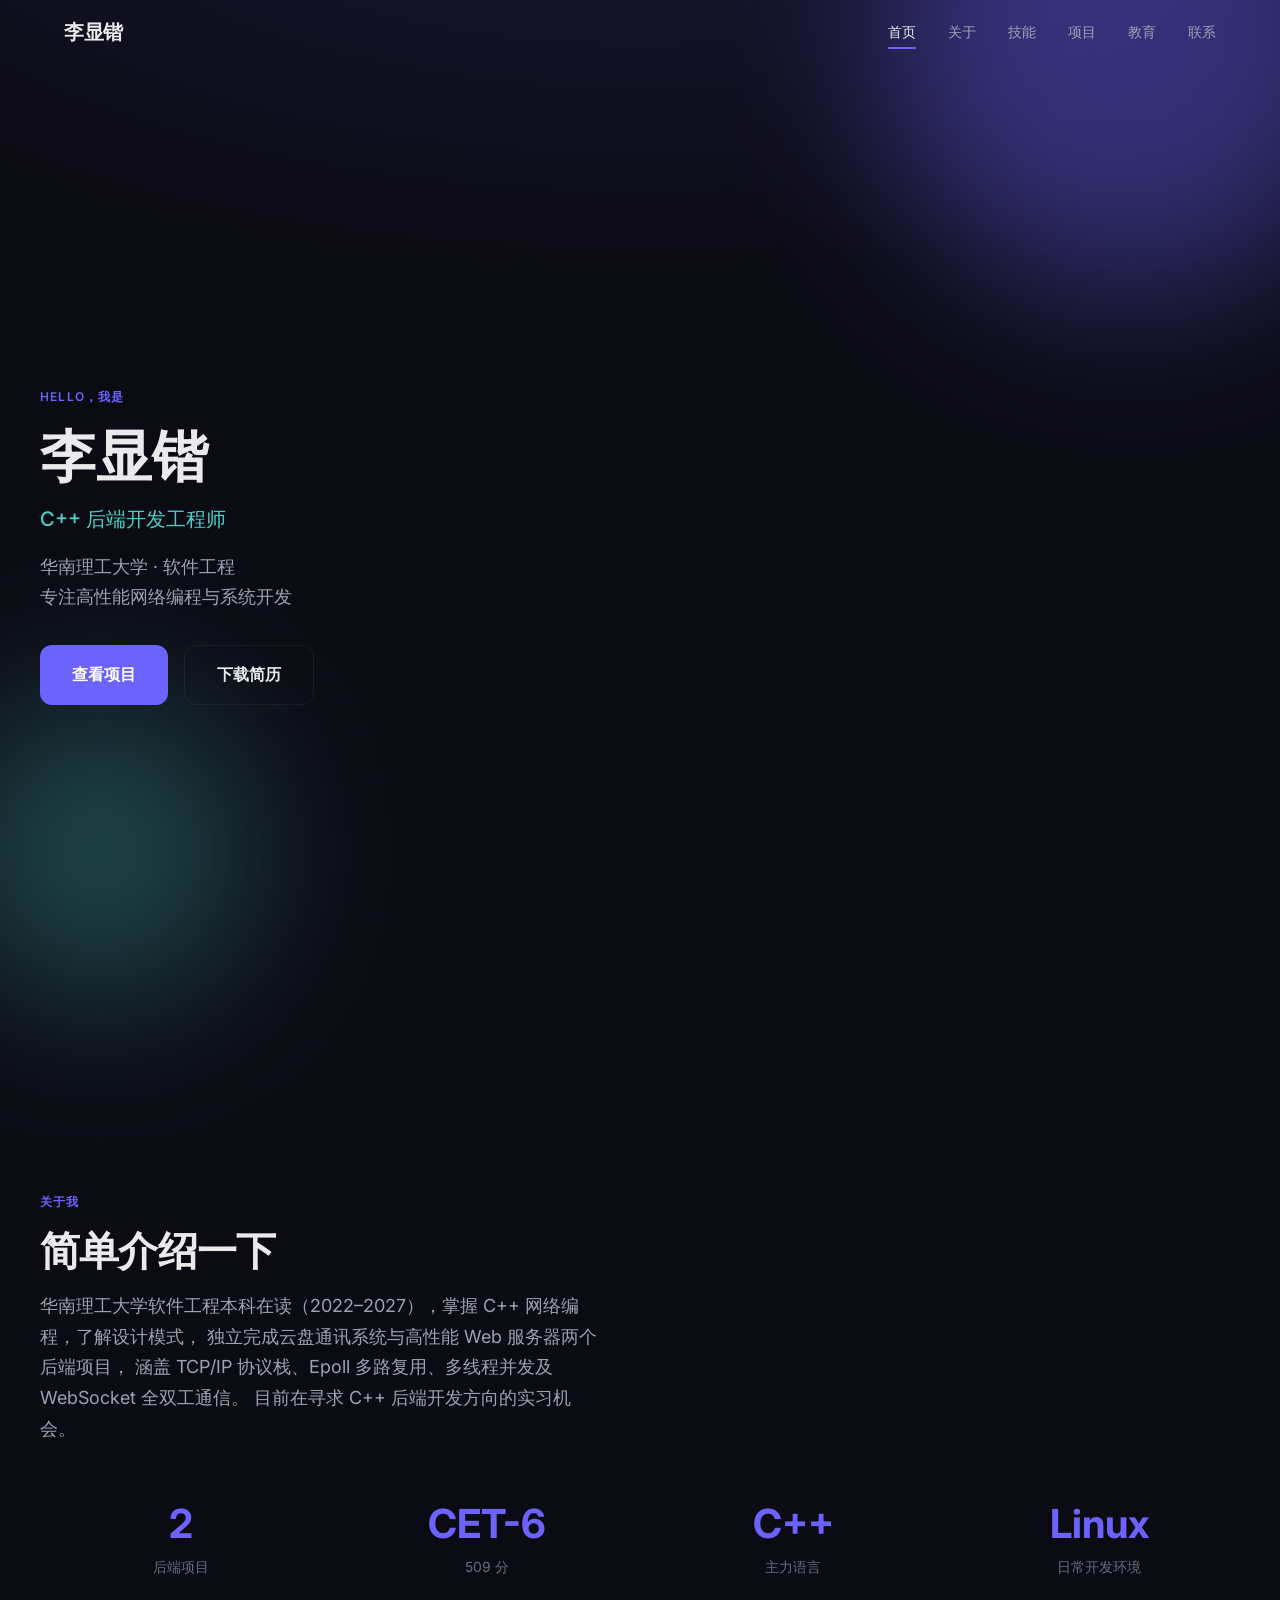
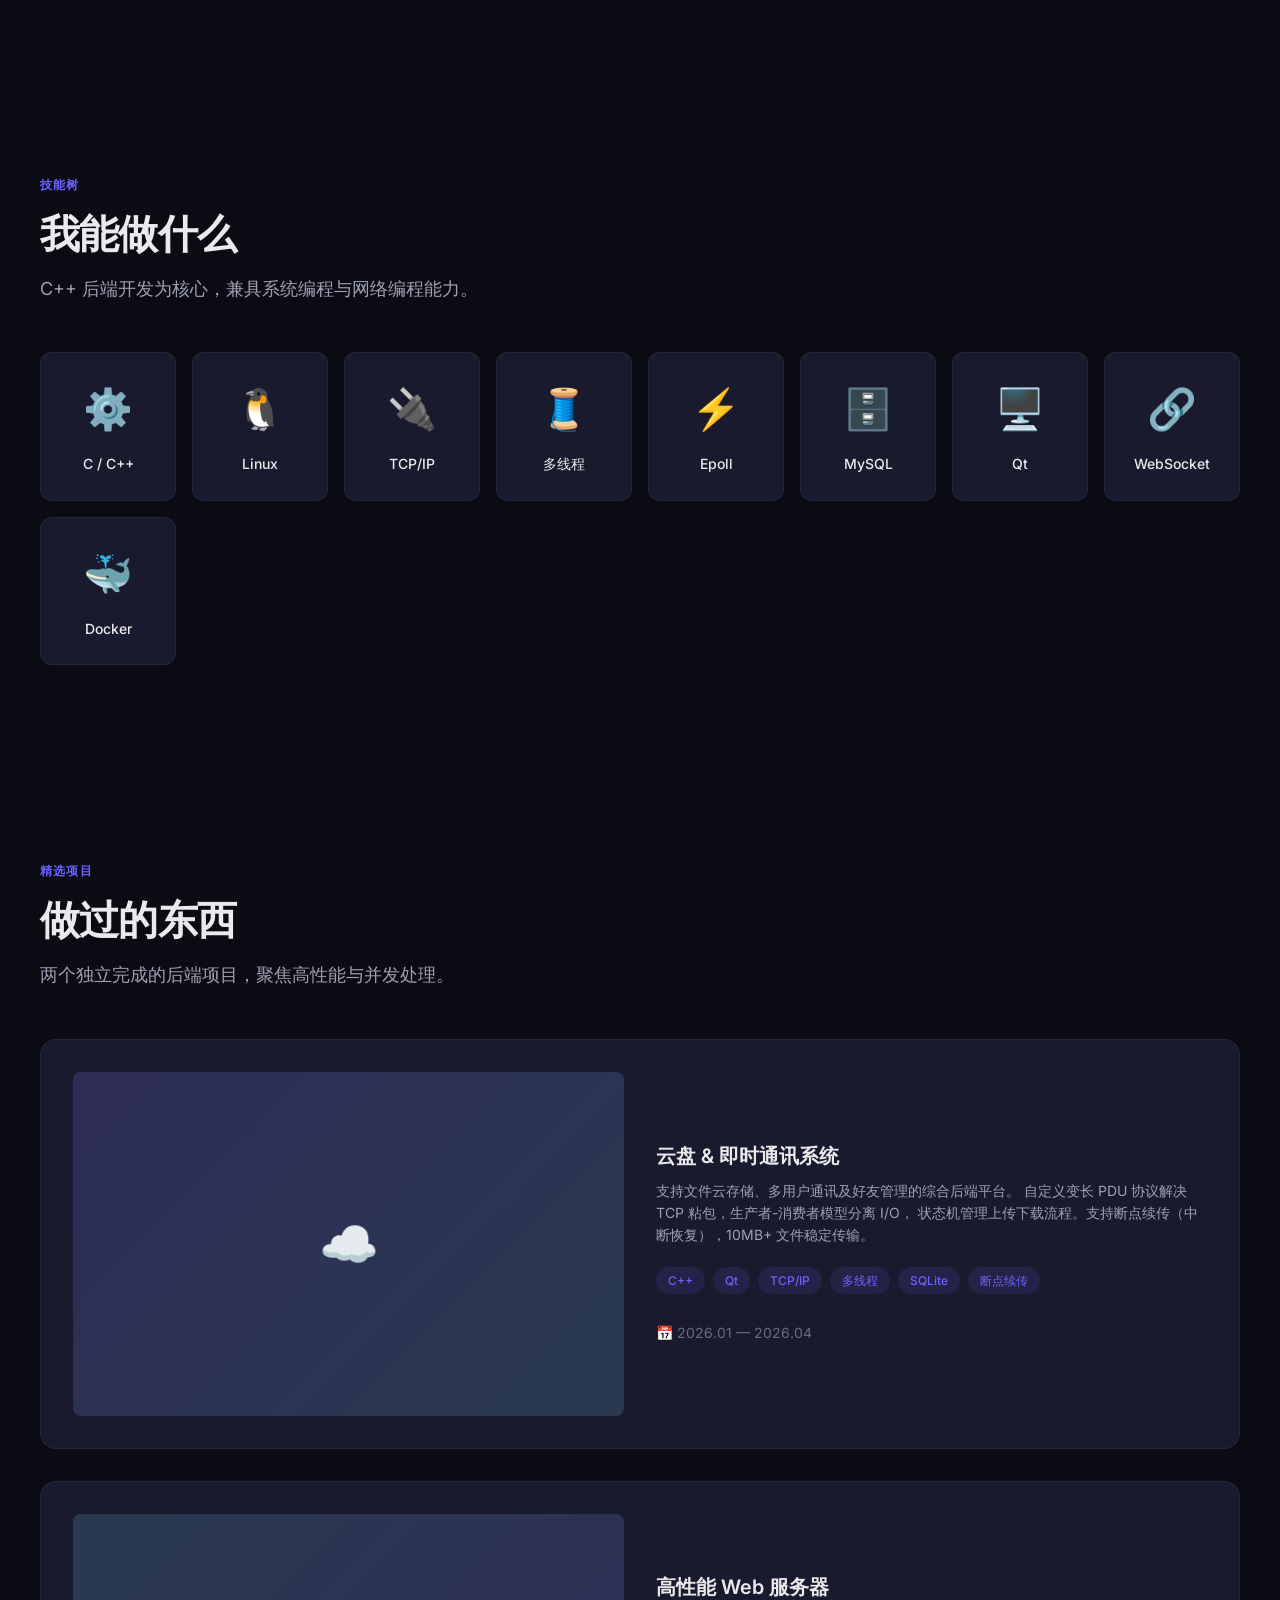
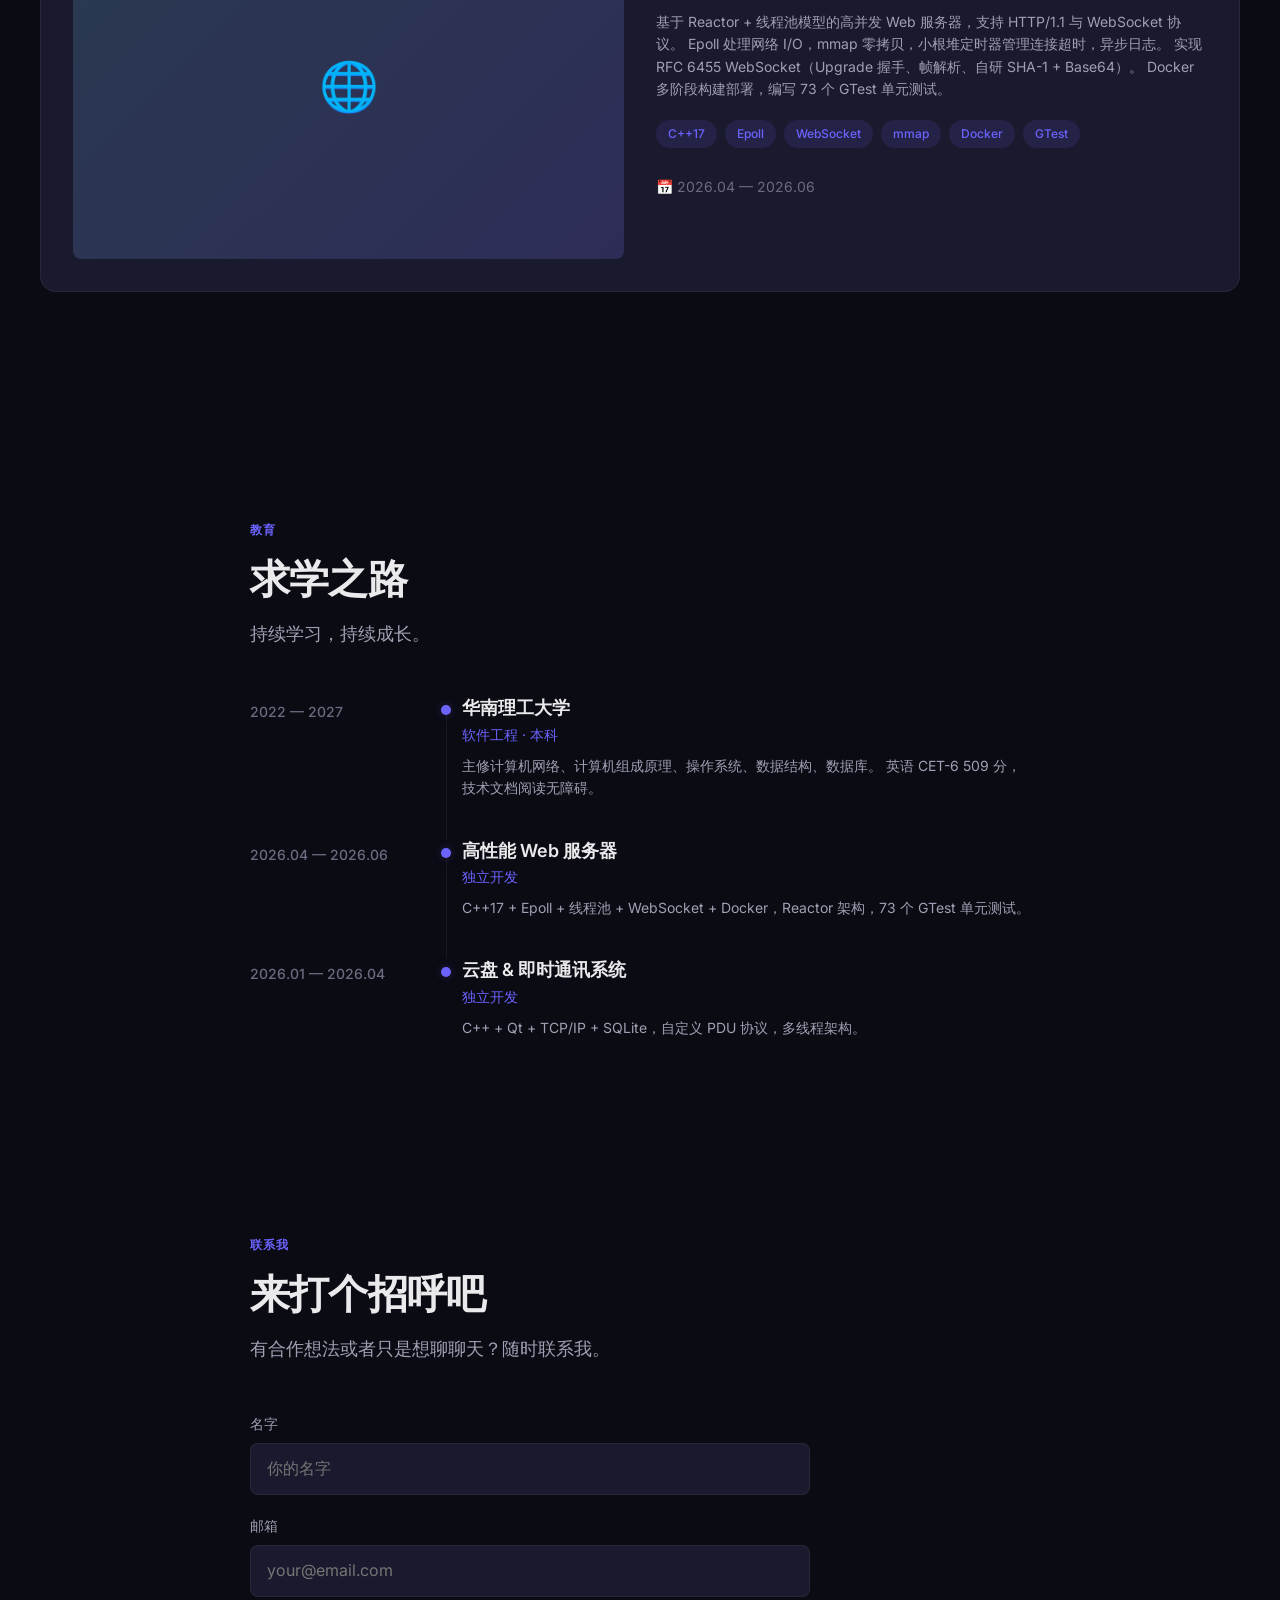
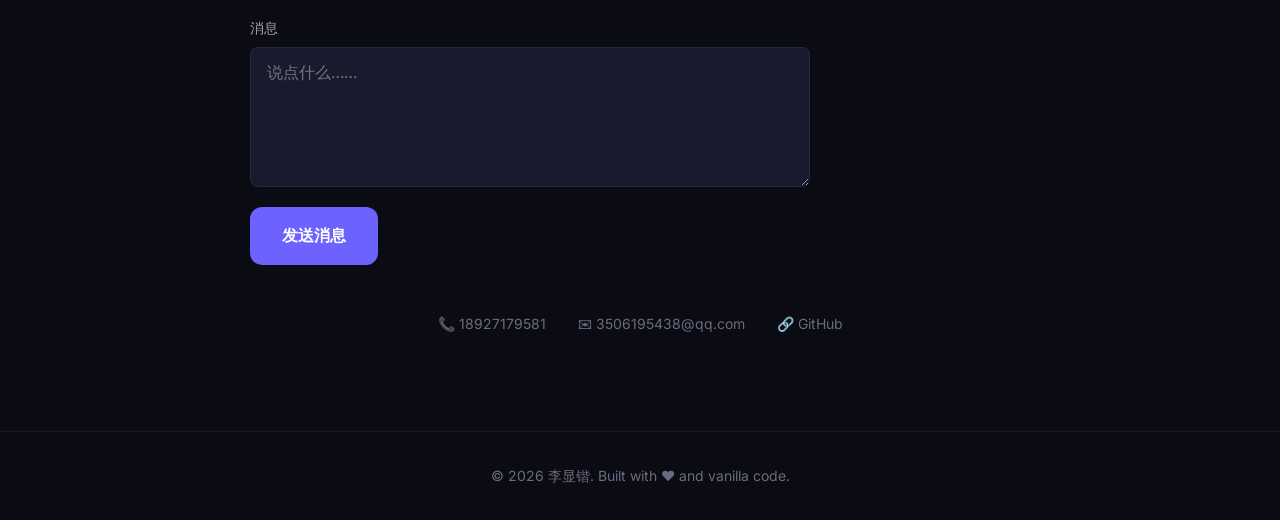
<file: index.html>
<!DOCTYPE html>
<html lang="zh-CN">
<head>
  <meta charset="UTF-8">
  <meta name="viewport" content="width=device-width, initial-scale=1.0">
  <meta name="description" content="李显锴 - 个人作品集。C++ 后端开发，软件工程在读，热爱高性能服务端技术。">
  <title>李显锴 | Portfolio</title>

  <!-- 预加载字体 -->
  <link rel="preconnect" href="https://fonts.googleapis.com">
  <link rel="preconnect" href="https://fonts.gstatic.com" crossorigin>
  <link href="https://fonts.googleapis.com/css2?family=Inter:wght@400;500;600;700&display=swap" rel="stylesheet">

  <!-- CSS -->
  <link rel="stylesheet" href="assets/css/reset.css">
  <link rel="stylesheet" href="assets/css/variables.css">
  <link rel="stylesheet" href="assets/css/base.css">
  <link rel="stylesheet" href="assets/css/layout.css">
  <link rel="stylesheet" href="assets/css/components.css">
  <link rel="stylesheet" href="assets/css/animations.css">
  <link rel="stylesheet" href="assets/css/responsive.css">
</head>
<body>

  <!-- ============ 导航栏 ============ -->
  <header class="nav" data-nav>
    <div class="nav__inner">
      <a href="#" class="nav__logo">李显锴</a>

      <nav class="nav__links" data-nav-menu>
        <a href="#hero" class="nav__link nav__link--active">首页</a>
        <a href="#about" class="nav__link">关于</a>
        <a href="#skills" class="nav__link">技能</a>
        <a href="#projects" class="nav__link">项目</a>
        <a href="#experience" class="nav__link">教育</a>
        <a href="#contact" class="nav__link">联系</a>
      </nav>

      <button class="nav__toggle" data-nav-toggle aria-label="菜单">
        <span></span>
        <span></span>
        <span></span>
      </button>
    </div>
  </header>

  <main>

    <!-- ============ Hero ============ -->
    <section id="hero" class="section section--hero" data-section="hero">
      <div class="section__container">

        <!-- 装饰光晕 -->
        <div class="glow-orb glow-orb--primary" style="width:500px;height:500px;top:-200px;right:-100px;"></div>
        <div class="glow-orb glow-orb--accent" style="width:300px;height:300px;bottom:-100px;left:-50px;"></div>

        <div style="position:relative;z-index:1;min-height:100vh;display:flex;flex-direction:column;justify-content:center;padding:var(--nav-height) 0;">
          <span class="section__label animate-in animate-in--up">Hello，我是</span>

          <h1 class="animate-in animate-in--up animate-in--delay-1" style="margin-bottom:var(--space-3);">
            李显锴
          </h1>

          <p class="animate-in animate-in--up animate-in--delay-2" style="font-size:var(--text-xl);color:var(--color-accent);font-weight:500;margin-bottom:var(--space-4);">
            C++ 后端开发工程师
          </p>

          <p class="animate-in animate-in--up animate-in--delay-3" style="font-size:var(--text-lg);color:var(--color-text-secondary);max-width:560px;margin-bottom:var(--space-8);">
            华南理工大学 · 软件工程<br>
            专注高性能网络编程与系统开发
          </p>

          <div class="animate-in animate-in--up animate-in--delay-4" style="display:flex;gap:var(--space-4);flex-wrap:wrap;">
            <a href="#projects" class="btn btn--primary btn--lg">查看项目</a>
            <a href="简历/简历.html" class="btn btn--ghost btn--lg">下载简历</a>
          </div>
        </div>
      </div>
    </section>

    <!-- ============ About 关于 ============ -->
    <section id="about" class="section section--about" data-section="about">
      <div class="section__container">
        <span class="section__label animate-in animate-in--up">关于我</span>
        <h2 class="section__title animate-in animate-in--up animate-in--delay-1">简单介绍一下</h2>
        <p class="section__subtitle animate-in animate-in--up animate-in--delay-2">
          华南理工大学软件工程本科在读（2022–2027），掌握 C++ 网络编程，了解设计模式，
          独立完成云盘通讯系统与高性能 Web 服务器两个后端项目，
          涵盖 TCP/IP 协议栈、Epoll 多路复用、多线程并发及 WebSocket 全双工通信。
          目前在寻求 C++ 后端开发方向的实习机会。
        </p>

        <div class="animate-in animate-in--up animate-in--delay-3" style="display:grid;grid-template-columns:repeat(auto-fit,minmax(200px,1fr));gap:var(--space-6);margin-top:var(--space-8);">
          <div style="text-align:center;">
            <div style="font-size:var(--text-4xl);font-weight:700;color:var(--color-primary);">2</div>
            <div style="font-size:var(--text-sm);color:var(--color-text-muted);">后端项目</div>
          </div>
          <div style="text-align:center;">
            <div style="font-size:var(--text-4xl);font-weight:700;color:var(--color-primary);">CET-6</div>
            <div style="font-size:var(--text-sm);color:var(--color-text-muted);">509 分</div>
          </div>
          <div style="text-align:center;">
            <div style="font-size:var(--text-4xl);font-weight:700;color:var(--color-primary);">C++</div>
            <div style="font-size:var(--text-sm);color:var(--color-text-muted);">主力语言</div>
          </div>
          <div style="text-align:center;">
            <div style="font-size:var(--text-4xl);font-weight:700;color:var(--color-primary);">Linux</div>
            <div style="font-size:var(--text-sm);color:var(--color-text-muted);">日常开发环境</div>
          </div>
        </div>
      </div>
    </section>

    <!-- ============ Skills 技能 ============ -->
    <section id="skills" class="section section--skills" data-section="skills">
      <div class="section__container">
        <span class="section__label animate-in animate-in--up">技能树</span>
        <h2 class="section__title animate-in animate-in--up animate-in--delay-1">我能做什么</h2>
        <p class="section__subtitle animate-in animate-in--up animate-in--delay-2">
          C++ 后端开发为核心，兼具系统编程与网络编程能力。
        </p>

        <div style="display:grid;grid-template-columns:repeat(auto-fill,minmax(120px,1fr));gap:var(--space-4);">
          <div class="skill-card animate-in animate-in--scale animate-in--delay-1">
            <span class="skill-card__icon">⚙️</span>
            <span class="skill-card__name">C / C++</span>
          </div>
          <div class="skill-card animate-in animate-in--scale animate-in--delay-2">
            <span class="skill-card__icon">🐧</span>
            <span class="skill-card__name">Linux</span>
          </div>
          <div class="skill-card animate-in animate-in--scale animate-in--delay-3">
            <span class="skill-card__icon">🔌</span>
            <span class="skill-card__name">TCP/IP</span>
          </div>
          <div class="skill-card animate-in animate-in--scale animate-in--delay-4">
            <span class="skill-card__icon">🧵</span>
            <span class="skill-card__name">多线程</span>
          </div>
          <div class="skill-card animate-in animate-in--scale animate-in--delay-1">
            <span class="skill-card__icon">⚡</span>
            <span class="skill-card__name">Epoll</span>
          </div>
          <div class="skill-card animate-in animate-in--scale animate-in--delay-2">
            <span class="skill-card__icon">🗄️</span>
            <span class="skill-card__name">MySQL</span>
          </div>
          <div class="skill-card animate-in animate-in--scale animate-in--delay-3">
            <span class="skill-card__icon">🖥️</span>
            <span class="skill-card__name">Qt</span>
          </div>
          <div class="skill-card animate-in animate-in--scale animate-in--delay-4">
            <span class="skill-card__icon">🔗</span>
            <span class="skill-card__name">WebSocket</span>
          </div>
          <div class="skill-card animate-in animate-in--scale animate-in--delay-1">
            <span class="skill-card__icon">🐳</span>
            <span class="skill-card__name">Docker</span>
          </div>
        </div>
      </div>
    </section>

    <!-- ============ Projects 项目 ============ -->
    <section id="projects" class="section section--projects" data-section="projects">
      <div class="section__container">
        <span class="section__label animate-in animate-in--up">精选项目</span>
        <h2 class="section__title animate-in animate-in--up animate-in--delay-1">做过的东西</h2>
        <p class="section__subtitle animate-in animate-in--up animate-in--delay-2">
          两个独立完成的后端项目，聚焦高性能与并发处理。
        </p>

        <!-- 项目 1：云盘 & 即时通讯系统 -->
        <div class="project-card animate-in animate-in--up animate-in--delay-3" style="margin-bottom:var(--space-8);">
          <div class="project-card__image">
            <div style="width:100%;height:100%;display:flex;align-items:center;justify-content:center;font-size:3rem;background:linear-gradient(135deg,var(--color-primary-muted),var(--color-accent-muted));">
              ☁️
            </div>
          </div>
          <div class="project-card__content">
            <h3 class="project-card__title">云盘 & 即时通讯系统</h3>
            <p class="project-card__desc">
              支持文件云存储、多用户通讯及好友管理的综合后端平台。
              自定义变长 PDU 协议解决 TCP 粘包，生产者-消费者模型分离 I/O，
              状态机管理上传下载流程。支持断点续传（中断恢复），10MB+ 文件稳定传输。
            </p>
            <div class="project-card__tags">
              <span class="tag">C++</span>
              <span class="tag">Qt</span>
              <span class="tag">TCP/IP</span>
              <span class="tag">多线程</span>
              <span class="tag">SQLite</span>
              <span class="tag">断点续传</span>
            </div>
            <div class="project-card__links">
              <span style="font-size:var(--text-sm);color:var(--color-text-muted);">📅 2026.01 — 2026.04</span>
            </div>
          </div>
        </div>

        <!-- 项目 2：高性能 Web 服务器 -->
        <div class="project-card animate-in animate-in--up animate-in--delay-4" style="margin-bottom:var(--space-8);">
          <div class="project-card__image">
            <div style="width:100%;height:100%;display:flex;align-items:center;justify-content:center;font-size:3rem;background:linear-gradient(135deg,var(--color-accent-muted),var(--color-primary-muted));">
              🌐
            </div>
          </div>
          <div class="project-card__content">
            <h3 class="project-card__title">高性能 Web 服务器</h3>
            <p class="project-card__desc">
              基于 Reactor + 线程池模型的高并发 Web 服务器，支持 HTTP/1.1 与 WebSocket 协议。
              Epoll 处理网络 I/O，mmap 零拷贝，小根堆定时器管理连接超时，异步日志。
              实现 RFC 6455 WebSocket（Upgrade 握手、帧解析、自研 SHA-1 + Base64）。
              Docker 多阶段构建部署，编写 73 个 GTest 单元测试。
            </p>
            <div class="project-card__tags">
              <span class="tag">C++17</span>
              <span class="tag">Epoll</span>
              <span class="tag">WebSocket</span>
              <span class="tag">mmap</span>
              <span class="tag">Docker</span>
              <span class="tag">GTest</span>
            </div>
            <div class="project-card__links">
              <span style="font-size:var(--text-sm);color:var(--color-text-muted);">📅 2026.04 — 2026.06</span>
            </div>
          </div>
        </div>
      </div>
    </section>

    <!-- ============ Education 教育 ============ -->
    <section id="experience" class="section section--experience" data-section="experience">
      <div class="section__container" style="max-width:var(--content-narrow);">
        <span class="section__label animate-in animate-in--up">教育</span>
        <h2 class="section__title animate-in animate-in--up animate-in--delay-1">求学之路</h2>
        <p class="section__subtitle animate-in animate-in--up animate-in--delay-2">
          持续学习，持续成长。
        </p>

        <div style="position:relative;margin-top:var(--space-12);">

          <div class="timeline-item animate-in animate-in--left animate-in--delay-3">
            <span class="timeline-item__period">2022 — 2027</span>
            <span class="timeline-item__dot"></span>
            <div>
              <h3 class="timeline-item__role">华南理工大学</h3>
              <p class="timeline-item__company">软件工程 · 本科</p>
              <p class="timeline-item__desc">
                主修计算机网络、计算机组成原理、操作系统、数据结构、数据库。
                英语 CET-6 509 分，技术文档阅读无障碍。
              </p>
            </div>
          </div>

          <div class="timeline-item animate-in animate-in--left animate-in--delay-4">
            <span class="timeline-item__period">2026.04 — 2026.06</span>
            <span class="timeline-item__dot"></span>
            <div>
              <h3 class="timeline-item__role">高性能 Web 服务器</h3>
              <p class="timeline-item__company">独立开发</p>
              <p class="timeline-item__desc">
                C++17 + Epoll + 线程池 + WebSocket + Docker，Reactor 架构，73 个 GTest 单元测试。
              </p>
            </div>
          </div>

          <div class="timeline-item animate-in animate-in--left animate-in--delay-5">
            <span class="timeline-item__period">2026.01 — 2026.04</span>
            <span class="timeline-item__dot"></span>
            <div>
              <h3 class="timeline-item__role">云盘 & 即时通讯系统</h3>
              <p class="timeline-item__company">独立开发</p>
              <p class="timeline-item__desc">
                C++ + Qt + TCP/IP + SQLite，自定义 PDU 协议，多线程架构。
              </p>
            </div>
          </div>
        </div>
      </div>
    </section>

    <!-- ============ Contact 联系 ============ -->
    <section id="contact" class="section section--contact" data-section="contact">
      <div class="section__container" style="max-width:var(--content-narrow);">
        <span class="section__label animate-in animate-in--up">联系我</span>
        <h2 class="section__title animate-in animate-in--up animate-in--delay-1">来打个招呼吧</h2>
        <p class="section__subtitle animate-in animate-in--up animate-in--delay-2">
          有合作想法或者只是想聊聊天？随时联系我。
        </p>

        <form class="form animate-in animate-in--up animate-in--delay-3" onsubmit="event.preventDefault();">
          <div class="form__group">
            <label class="form__label" for="name">名字</label>
            <input class="form__input" type="text" id="name" placeholder="你的名字" required>
          </div>
          <div class="form__group">
            <label class="form__label" for="email">邮箱</label>
            <input class="form__input" type="email" id="email" placeholder="your@email.com" required>
          </div>
          <div class="form__group">
            <label class="form__label" for="message">消息</label>
            <textarea class="form__textarea" id="message" placeholder="说点什么……" required></textarea>
          </div>
          <button type="submit" class="btn btn--primary btn--lg" style="justify-self:start;">发送消息</button>
        </form>

        <!-- 联系方式 -->
        <div class="animate-in animate-in--up animate-in--delay-4" style="display:flex;gap:var(--space-8);margin-top:var(--space-12);justify-content:center;flex-wrap:wrap;">
          <span style="font-size:var(--text-sm);color:var(--color-text-muted);">📞 18927179581</span>
          <span style="font-size:var(--text-sm);color:var(--color-text-muted);">✉ 3506195438@qq.com</span>
          <a href="https://github.com/skylisxk" rel="noopener noreferrer" target="_blank" style="font-size:var(--text-sm);color:var(--color-text-muted);">🔗 GitHub</a>
        </div>
      </div>
    </section>

  </main>

  <!-- ============ 页脚 ============ -->
  <footer class="footer">
    <p class="footer__text">© 2026 李显锴. Built with ❤️ and vanilla code.</p>
  </footer>

  <!-- JS（ES Module） -->
  <script type="module" src="assets/js/main.js"></script>
</body>
</html>
</file>
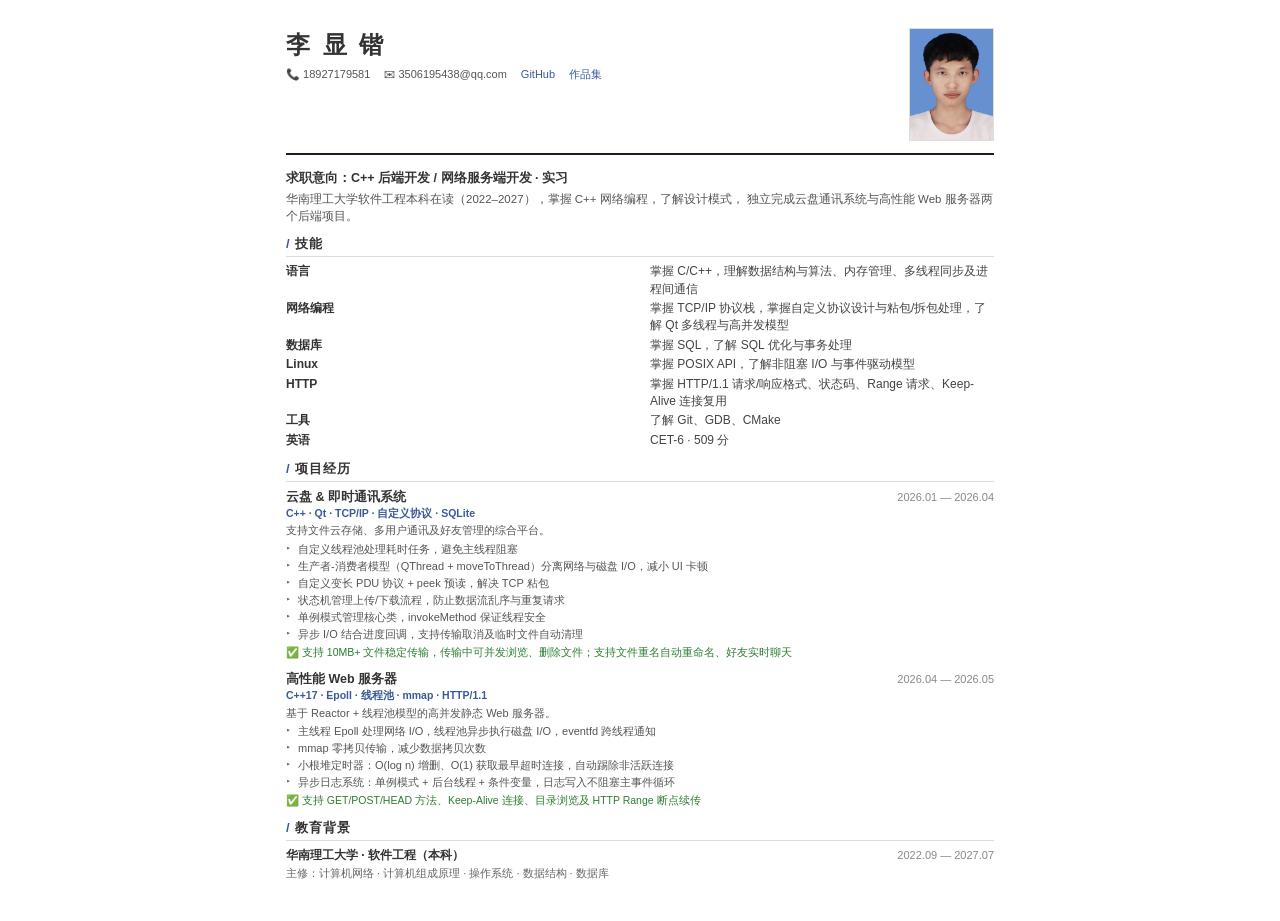
<file: 简历/简历-优化版.html>
<!DOCTYPE html>
<html lang="zh-CN">
<head>
<meta charset="UTF-8">
<meta name="viewport" content="width=device-width, initial-scale=1.0">
<title>李显锴 - 简历</title>
<style>
  :root {
    --primary: #1a1a2e;
    --accent: #3b5998;
    --text: #333;
    --light: #555;
    --border: #ddd;
  }

  * { margin: 0; padding: 0; box-sizing: border-box; }

  body {
    font-family: 'PingFang SC', 'Microsoft YaHei', 'Helvetica Neue', sans-serif;
    color: var(--text);
    line-height: 1.45;
    max-width: 780px;
    margin: 0 auto;
    padding: 28px 36px;
    -webkit-print-color-adjust: exact;
    print-color-adjust: exact;
  }

  /* 头部 */
  .header {
    display: flex;
    align-items: flex-start;
    justify-content: space-between;
    gap: 20px;
    border-bottom: 2px solid var(--primary);
    padding-bottom: 12px;
    margin-bottom: 14px;
  }
  .header__info { flex: 1; }
  .header__photo {
    width: 85px;
    height: 113px;
    object-fit: cover;
    border: 1px solid var(--border);
    flex-shrink: 0;
  }
  .header h1 { font-size: 24px; letter-spacing: 3px; margin-bottom: 4px; }
  .header .contact { font-size: 11px; color: var(--light); display: flex; gap: 14px; flex-wrap: wrap; }
  .header .contact a { color: var(--accent); text-decoration: none; }

  /* 板块 */
  .section { margin-bottom: 11px; }
  .section__title {
    font-size: 13px; font-weight: 700; letter-spacing: 1px;
    border-bottom: 1px solid var(--border);
    padding-bottom: 2px; margin-bottom: 6px;
  }
  .section__title span { color: var(--accent); }

  /* 求职 & 概述 */
  .job-target { font-size: 12.5px; font-weight: 700; margin-bottom: 4px; }

  /* 技能网格 */
  .skills-grid { display: grid; grid-template-columns: 1fr 1fr; gap: 2px 20px; font-size: 12px; }
  .skills-grid dt { font-weight: 700; }
  .skills-grid dd { color: #444; }

  /* 项目 */
  .project { margin-bottom: 10px; }
  .project__head { display: flex; justify-content: space-between; align-items: baseline; }
  .project__head h3 { font-size: 12.5px; font-weight: 700; }
  .project__head .date { font-size: 11px; color: #888; white-space: nowrap; }
  .project__tech { font-size: 10.5px; color: var(--accent); font-weight: 600; margin-bottom: 2px; }
  .project__desc { font-size: 11px; color: #555; margin-bottom: 3px; }
  .project ul { list-style: none; font-size: 11px; }
  .project ul li { position: relative; padding-left: 12px; margin-bottom: 1px; color: #555; }
  .project ul li::before { content: '▸'; position: absolute; left: 0; font-size: 9px; color: var(--accent); }
  .result { font-size: 10.5px; color: #2e7d32; margin-top: 2px; }

  /* 教育 */
  .edu { display: flex; justify-content: space-between; align-items: baseline; font-size: 12px; }
  .edu .school { font-weight: 700; }
  .edu .date { font-size: 11px; color: #888; }
  .edu-courses { font-size: 11px; color: #666; margin-top: 1px; }

  @media print {
    body { padding: 16px 24px; }
    a { color: var(--text) !important; }
  }
</style>
</head>
<body>

<div class="header">
  <div class="header__info">
    <h1>李 显 锴</h1>
    <div class="contact">
      <span>📞 18927179581</span>
      <span>✉ 3506195438@qq.com</span>
      <a href="https://github.com/skylisxk">GitHub</a>
      <a href="https://skylisxk.github.io/My_Profile">作品集</a>
    </div>
  </div>
  <img class="header__photo" src="../assets/images/avatar.jpg" alt="照片">
</div>

<div class="section">
  <div class="job-target">求职意向：C++ 后端开发 / 网络服务端开发 · 实习</div>
  <div style="font-size:11.5px;color:#555;">
    华南理工大学软件工程本科在读（2022–2027），掌握 C++ 网络编程，了解设计模式，
    独立完成云盘通讯系统与高性能 Web 服务器两个后端项目。
  </div>
</div>

<div class="section">
  <div class="section__title"><span>/</span> 技能</div>
  <dl class="skills-grid">
    <dt>语言</dt>       <dd>掌握 C/C++，理解数据结构与算法、内存管理、多线程同步及进程间通信</dd>
    <dt>网络编程</dt>   <dd>掌握 TCP/IP 协议栈，掌握自定义协议设计与粘包/拆包处理，了解 Qt 多线程与高并发模型</dd>
    <dt>数据库</dt>     <dd>掌握 SQL，了解 SQL 优化与事务处理</dd>
    <dt>Linux</dt>      <dd>掌握 POSIX API，了解非阻塞 I/O 与事件驱动模型</dd>
    <dt>HTTP</dt>       <dd>掌握 HTTP/1.1 请求/响应格式、状态码、Range 请求、Keep-Alive 连接复用</dd>
    <dt>工具</dt>       <dd>了解 Git、GDB、CMake</dd>
    <dt>英语</dt>       <dd>CET-6 · 509 分</dd>
  </dl>
</div>

<div class="section">
  <div class="section__title"><span>/</span> 项目经历</div>

  <div class="project">
    <div class="project__head">
      <h3>云盘 & 即时通讯系统</h3>
      <span class="date">2026.01 — 2026.04</span>
    </div>
    <div class="project__tech">C++ · Qt · TCP/IP · 自定义协议 · SQLite</div>
    <div class="project__desc">支持文件云存储、多用户通讯及好友管理的综合平台。</div>
    <ul>
      <li>自定义线程池处理耗时任务，避免主线程阻塞</li>
      <li>生产者-消费者模型（QThread + moveToThread）分离网络与磁盘 I/O，减小 UI 卡顿</li>
      <li>自定义变长 PDU 协议 + peek 预读，解决 TCP 粘包</li>
      <li>状态机管理上传/下载流程，防止数据流乱序与重复请求</li>
      <li>单例模式管理核心类，invokeMethod 保证线程安全</li>
      <li>异步 I/O 结合进度回调，支持传输取消及临时文件自动清理</li>
    </ul>
    <div class="result">✅ 支持 10MB+ 文件稳定传输，传输中可并发浏览、删除文件；支持文件重名自动重命名、好友实时聊天</div>
  </div>

  <div class="project">
    <div class="project__head">
      <h3>高性能 Web 服务器</h3>
      <span class="date">2026.04 — 2026.05</span>
    </div>
    <div class="project__tech">C++17 · Epoll · 线程池 · mmap · HTTP/1.1</div>
    <div class="project__desc">基于 Reactor + 线程池模型的高并发静态 Web 服务器。</div>
    <ul>
      <li>主线程 Epoll 处理网络 I/O，线程池异步执行磁盘 I/O，eventfd 跨线程通知</li>
      <li>mmap 零拷贝传输，减少数据拷贝次数</li>
      <li>小根堆定时器：O(log n) 增删、O(1) 获取最早超时连接，自动踢除非活跃连接</li>
      <li>异步日志系统：单例模式 + 后台线程 + 条件变量，日志写入不阻塞主事件循环</li>
    </ul>
    <div class="result">✅ 支持 GET/POST/HEAD 方法、Keep-Alive 连接、目录浏览及 HTTP Range 断点续传</div>
  </div>
</div>

<div class="section">
  <div class="section__title"><span>/</span> 教育背景</div>
  <div class="edu">
    <span class="school">华南理工大学 · 软件工程（本科）</span>
    <span class="date">2022.09 — 2027.07</span>
  </div>
  <div class="edu-courses">主修：计算机网络 · 计算机组成原理 · 操作系统 · 数据结构 · 数据库</div>
</div>

</body>
</html>
</file>
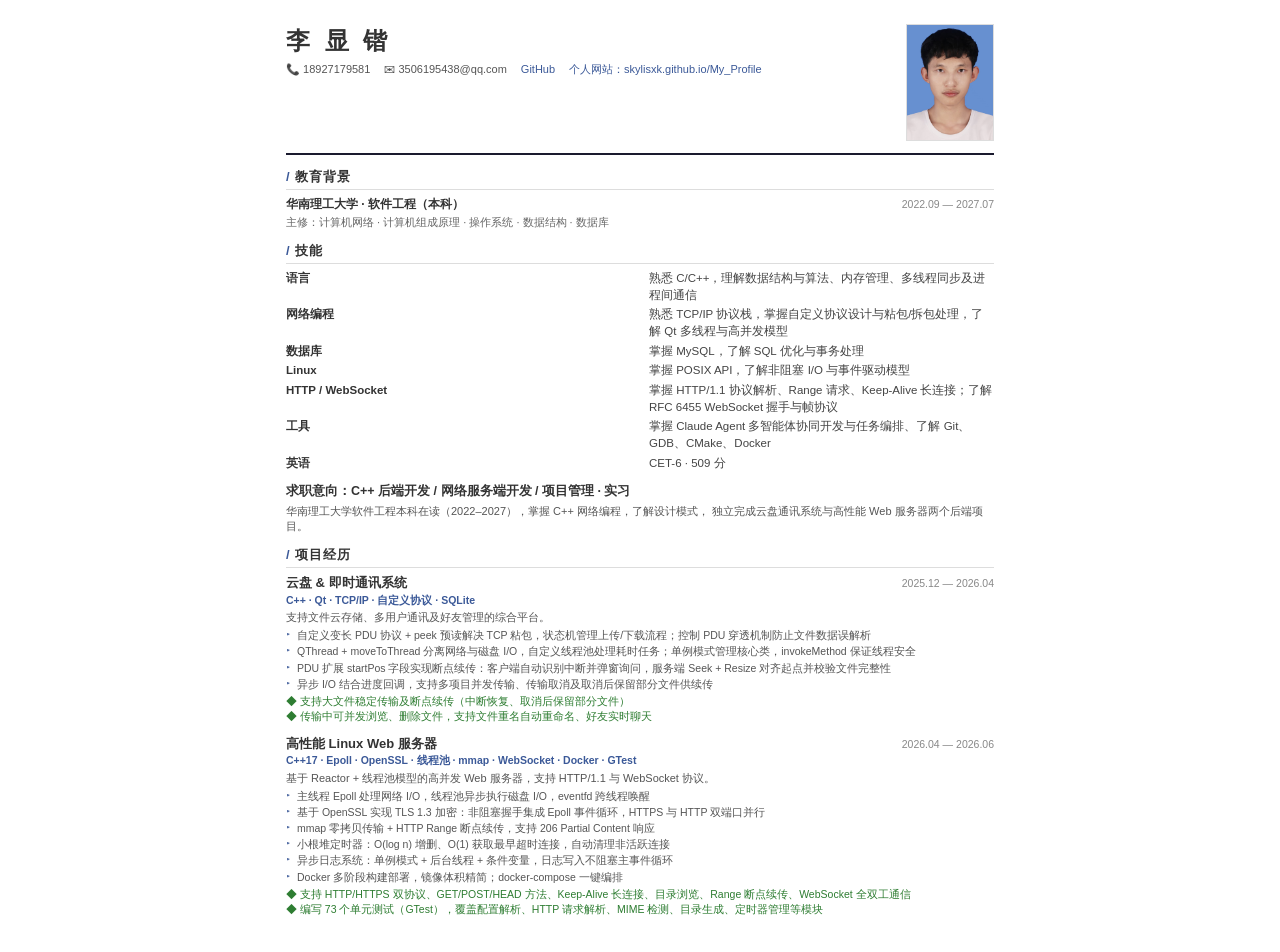
<file: 简历/简历.html>
<!DOCTYPE html>
<html lang="zh-CN">
<head>
<meta charset="UTF-8">
<meta name="viewport" content="width=device-width, initial-scale=1.0">
<title>李显锴 - 简历</title>
<style>
  :root {
    --primary: #1a1a2e;
    --accent: #3b5998;
    --text: #333;
    --light: #555;
    --border: #ddd;
  }

  * { margin: 0; padding: 0; box-sizing: border-box; }

  body {
    font-family: 'PingFang SC', 'Microsoft YaHei', 'Helvetica Neue', sans-serif;
    color: var(--text);
    line-height: 1.45;
    max-width: 780px;
    margin: 0 auto;
    padding: 24px 36px;
    -webkit-print-color-adjust: exact;
    print-color-adjust: exact;
  }

  /* 头部 */
  .header {
    display: flex;
    align-items: flex-start;
    justify-content: space-between;
    gap: 20px;
    border-bottom: 2px solid var(--primary);
    padding-bottom: 12px;
    margin-bottom: 13px;
  }
  .header__info { flex: 1; }
  .header__photo {
    width: 88px;
    height: 117px;
    object-fit: cover;
    border: 1px solid var(--border);
    flex-shrink: 0;
  }
  .header h1 { font-size: 24px; letter-spacing: 4px; margin-bottom: 3px; }
  .header .contact { font-size: 11px; color: var(--light); display: flex; gap: 14px; flex-wrap: wrap; }
  .header .contact a { color: var(--accent); text-decoration: none; }

  /* 板块 */
  .section { margin-bottom: 11px; }
  .section__title {
    font-size: 13px; font-weight: 700; letter-spacing: 1px;
    border-bottom: 1px solid var(--border);
    padding-bottom: 2px; margin-bottom: 6px;
  }
  .section__title span { color: var(--accent); }

  /* 求职 & 概述 */
  .job-target { font-size: 12.5px; font-weight: 700; margin-bottom: 3px; }

  /* 技能网格 */
  .skills-grid { display: grid; grid-template-columns: 1fr 1fr; gap: 3px 18px; font-size: 11.5px; }
  .skills-grid dt { font-weight: 700; }
  .skills-grid dd { color: #444; }

  /* 项目 */
  .project { margin-bottom: 10px; }
  .project__head { display: flex; justify-content: space-between; align-items: baseline; }
  .project__head h3 { font-size: 13px; font-weight: 700; }
  .project__head .date { font-size: 10.5px; color: #888; white-space: nowrap; }
  .project__tech { font-size: 10.5px; color: var(--accent); font-weight: 600; margin-bottom: 2px; }
  .project__desc { font-size: 11px; color: #555; margin-bottom: 2px; }
  .project ul { list-style: none; font-size: 10.5px; }
  .project ul li { position: relative; padding-left: 11px; margin-bottom: 1px; color: #555; }
  .project ul li::before { content: '▸'; position: absolute; left: 0; font-size: 9px; color: var(--accent); }
  .result { font-size: 10.5px; color: #2e7d32; margin-top: 2px; }

  /* 教育 */
  .edu { display: flex; justify-content: space-between; align-items: baseline; font-size: 12px; }
  .edu .school { font-weight: 700; }
  .edu .date { font-size: 10.5px; color: #888; }
  .edu-courses { font-size: 11px; color: #666; margin-top: 2px; }

  @media print {
    body { padding: 20px 28px; }
    a { color: var(--text) !important; }
  }
</style>
</head>
<body>

<div class="header">
  <div class="header__info">
    <h1>李 显 锴</h1>
    <div class="contact">
      <span>📞 18927179581</span>
      <span>✉ 3506195438@qq.com</span>
      <a href="https://github.com/skylisxk">GitHub</a>
      <a href="https://skylisxk.github.io/My_Profile">个人网站：skylisxk.github.io/My_Profile</a>
    </div>
  </div>
  <img class="header__photo" src="../assets/images/avatar.jpg" alt="照片">
</div>

<div class="section">
  <div class="section__title"><span>/</span> 教育背景</div>
  <div class="edu">
    <span class="school">华南理工大学 · 软件工程（本科）</span>
    <span class="date">2022.09 — 2027.07</span>
  </div>
  <div class="edu-courses">主修：计算机网络 · 计算机组成原理 · 操作系统 · 数据结构 · 数据库</div>
</div>

<div class="section">
  <div class="section__title"><span>/</span> 技能</div>
  <dl class="skills-grid">
    <dt>语言</dt>       <dd>熟悉 C/C++，理解数据结构与算法、内存管理、多线程同步及进程间通信</dd>
    <dt>网络编程</dt>   <dd>熟悉 TCP/IP 协议栈，掌握自定义协议设计与粘包/拆包处理，了解 Qt 多线程与高并发模型</dd>
    <dt>数据库</dt>     <dd>掌握 MySQL，了解 SQL 优化与事务处理</dd>
    <dt>Linux</dt>      <dd>掌握 POSIX API，了解非阻塞 I/O 与事件驱动模型</dd>
    <dt>HTTP / WebSocket</dt> <dd>掌握 HTTP/1.1 协议解析、Range 请求、Keep-Alive 长连接；了解 RFC 6455 WebSocket 握手与帧协议</dd>
    <dt>工具</dt>       <dd>掌握 Claude Agent 多智能体协同开发与任务编排、了解 Git、GDB、CMake、Docker</dd>
    <dt>英语</dt>       <dd>CET-6 · 509 分</dd>
  </dl>
</div>

<div class="section">
  <div class="job-target">求职意向：C++ 后端开发 / 网络服务端开发 / 项目管理 · 实习</div>
  <div style="font-size:11px;color:#555;">
    华南理工大学软件工程本科在读（2022–2027），掌握 C++ 网络编程，了解设计模式，
    独立完成云盘通讯系统与高性能 Web 服务器两个后端项目。
  </div>
</div>

<div class="section">
  <div class="section__title"><span>/</span> 项目经历</div>

  <div class="project">
    <div class="project__head">
      <h3>云盘 & 即时通讯系统</h3>
      <span class="date">2025.12 — 2026.04</span>
    </div>
    <div class="project__tech">C++ · Qt · TCP/IP · 自定义协议 · SQLite</div>
    <div class="project__desc">支持文件云存储、多用户通讯及好友管理的综合平台。</div>
    <ul>
      <li>自定义变长 PDU 协议 + peek 预读解决 TCP 粘包，状态机管理上传/下载流程；控制 PDU 穿透机制防止文件数据误解析</li>
      <li>QThread + moveToThread 分离网络与磁盘 I/O，自定义线程池处理耗时任务；单例模式管理核心类，invokeMethod 保证线程安全</li>
      <li>PDU 扩展 startPos 字段实现断点续传：客户端自动识别中断并弹窗询问，服务端 Seek + Resize 对齐起点并校验文件完整性</li>
      <li>异步 I/O 结合进度回调，支持多项目并发传输、传输取消及取消后保留部分文件供续传</li>
    </ul>
    <div class="result">◆ 支持大文件稳定传输及断点续传（中断恢复、取消后保留部分文件）<br>◆ 传输中可并发浏览、删除文件，支持文件重名自动重命名、好友实时聊天</div>
  </div>

  <div class="project">
    <div class="project__head">
      <h3>高性能 Linux Web 服务器</h3>
      <span class="date">2026.04 — 2026.06</span>
    </div>
    <div class="project__tech">C++17 · Epoll · OpenSSL · 线程池 · mmap · WebSocket · Docker · GTest</div>
    <div class="project__desc">基于 Reactor + 线程池模型的高并发 Web 服务器，支持 HTTP/1.1 与 WebSocket 协议。</div>
    <ul>
      <li>主线程 Epoll 处理网络 I/O，线程池异步执行磁盘 I/O，eventfd 跨线程唤醒</li>
      <li>基于 OpenSSL 实现 TLS 1.3 加密：非阻塞握手集成 Epoll 事件循环，HTTPS 与 HTTP 双端口并行</li>
      <li>mmap 零拷贝传输 + HTTP Range 断点续传，支持 206 Partial Content 响应</li>
      <li>小根堆定时器：O(log n) 增删、O(1) 获取最早超时连接，自动清理非活跃连接</li>
      <li>异步日志系统：单例模式 + 后台线程 + 条件变量，日志写入不阻塞主事件循环</li>

      <li>Docker 多阶段构建部署，镜像体积精简；docker-compose 一键编排</li>
    </ul>
    <div class="result">◆ 支持 HTTP/HTTPS 双协议、GET/POST/HEAD 方法、Keep-Alive 长连接、目录浏览、Range 断点续传、WebSocket 全双工通信<br>◆ 编写 73 个单元测试（GTest），覆盖配置解析、HTTP 请求解析、MIME 检测、目录生成、定时器管理等模块</div>
  </div>
</div>

</body>
</html>
</file>
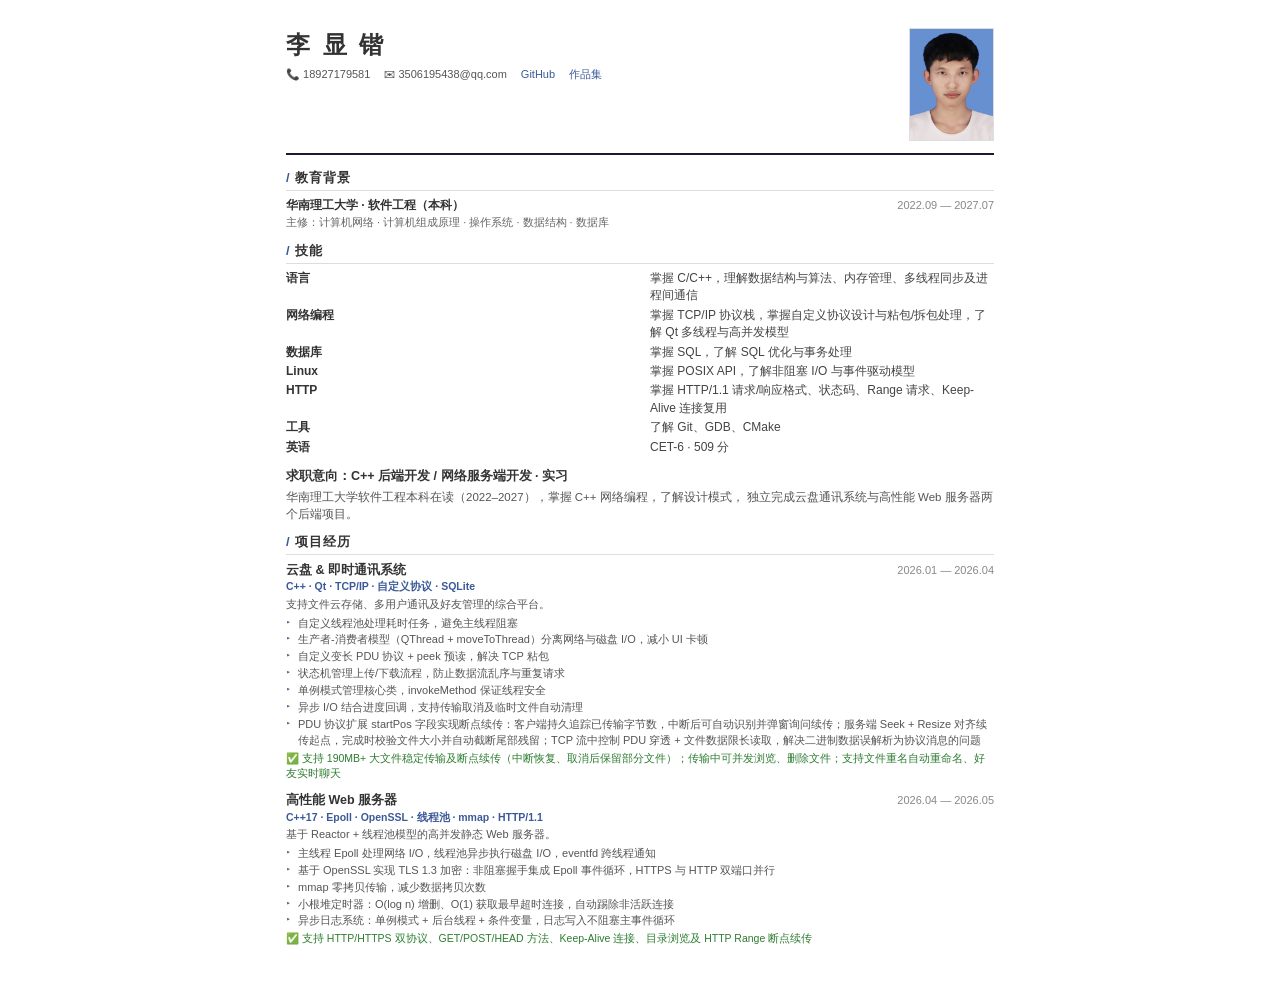
<file: 简历/简历新.html>
<!DOCTYPE html>
<html lang="zh-CN">
<head>
<meta charset="UTF-8">
<meta name="viewport" content="width=device-width, initial-scale=1.0">
<title>李显锴 - 简历</title>
<style>
  :root {
    --primary: #1a1a2e;
    --accent: #3b5998;
    --text: #333;
    --light: #555;
    --border: #ddd;
  }

  * { margin: 0; padding: 0; box-sizing: border-box; }

  body {
    font-family: 'PingFang SC', 'Microsoft YaHei', 'Helvetica Neue', sans-serif;
    color: var(--text);
    line-height: 1.45;
    max-width: 780px;
    margin: 0 auto;
    padding: 28px 36px;
    -webkit-print-color-adjust: exact;
    print-color-adjust: exact;
  }

  /* 头部 */
  .header {
    display: flex;
    align-items: flex-start;
    justify-content: space-between;
    gap: 20px;
    border-bottom: 2px solid var(--primary);
    padding-bottom: 12px;
    margin-bottom: 14px;
  }
  .header__info { flex: 1; }
  .header__photo {
    width: 85px;
    height: 113px;
    object-fit: cover;
    border: 1px solid var(--border);
    flex-shrink: 0;
  }
  .header h1 { font-size: 24px; letter-spacing: 3px; margin-bottom: 4px; }
  .header .contact { font-size: 11px; color: var(--light); display: flex; gap: 14px; flex-wrap: wrap; }
  .header .contact a { color: var(--accent); text-decoration: none; }

  /* 板块 */
  .section { margin-bottom: 11px; }
  .section__title {
    font-size: 13px; font-weight: 700; letter-spacing: 1px;
    border-bottom: 1px solid var(--border);
    padding-bottom: 2px; margin-bottom: 6px;
  }
  .section__title span { color: var(--accent); }

  /* 求职 & 概述 */
  .job-target { font-size: 12.5px; font-weight: 700; margin-bottom: 4px; }

  /* 技能网格 */
  .skills-grid { display: grid; grid-template-columns: 1fr 1fr; gap: 2px 20px; font-size: 12px; }
  .skills-grid dt { font-weight: 700; }
  .skills-grid dd { color: #444; }

  /* 项目 */
  .project { margin-bottom: 10px; }
  .project__head { display: flex; justify-content: space-between; align-items: baseline; }
  .project__head h3 { font-size: 12.5px; font-weight: 700; }
  .project__head .date { font-size: 11px; color: #888; white-space: nowrap; }
  .project__tech { font-size: 10.5px; color: var(--accent); font-weight: 600; margin-bottom: 2px; }
  .project__desc { font-size: 11px; color: #555; margin-bottom: 3px; }
  .project ul { list-style: none; font-size: 11px; }
  .project ul li { position: relative; padding-left: 12px; margin-bottom: 1px; color: #555; }
  .project ul li::before { content: '▸'; position: absolute; left: 0; font-size: 9px; color: var(--accent); }
  .result { font-size: 10.5px; color: #2e7d32; margin-top: 2px; }

  /* 教育 */
  .edu { display: flex; justify-content: space-between; align-items: baseline; font-size: 12px; }
  .edu .school { font-weight: 700; }
  .edu .date { font-size: 11px; color: #888; }
  .edu-courses { font-size: 11px; color: #666; margin-top: 1px; }

  @media print {
    body { padding: 16px 24px; }
    a { color: var(--text) !important; }
  }
</style>
</head>
<body>

<div class="header">
  <div class="header__info">
    <h1>李 显 锴</h1>
    <div class="contact">
      <span>📞 18927179581</span>
      <span>✉ 3506195438@qq.com</span>
      <a href="https://github.com/skylisxk">GitHub</a>
      <a href="https://skylisxk.github.io/My_Profile">作品集</a>
    </div>
  </div>
  <img class="header__photo" src="../assets/images/avatar.jpg" alt="照片">
</div>

<div class="section">
  <div class="section__title"><span>/</span> 教育背景</div>
  <div class="edu">
    <span class="school">华南理工大学 · 软件工程（本科）</span>
    <span class="date">2022.09 — 2027.07</span>
  </div>
  <div class="edu-courses">主修：计算机网络 · 计算机组成原理 · 操作系统 · 数据结构 · 数据库</div>
</div>

<div class="section">
  <div class="section__title"><span>/</span> 技能</div>
  <dl class="skills-grid">
    <dt>语言</dt>       <dd>掌握 C/C++，理解数据结构与算法、内存管理、多线程同步及进程间通信</dd>
    <dt>网络编程</dt>   <dd>掌握 TCP/IP 协议栈，掌握自定义协议设计与粘包/拆包处理，了解 Qt 多线程与高并发模型</dd>
    <dt>数据库</dt>     <dd>掌握 SQL，了解 SQL 优化与事务处理</dd>
    <dt>Linux</dt>      <dd>掌握 POSIX API，了解非阻塞 I/O 与事件驱动模型</dd>
    <dt>HTTP</dt>       <dd>掌握 HTTP/1.1 请求/响应格式、状态码、Range 请求、Keep-Alive 连接复用</dd>
    <dt>工具</dt>       <dd>了解 Git、GDB、CMake</dd>
    <dt>英语</dt>       <dd>CET-6 · 509 分</dd>
  </dl>
</div>

<div class="section">
  <div class="job-target">求职意向：C++ 后端开发 / 网络服务端开发 · 实习</div>
  <div style="font-size:11.5px;color:#555;">
    华南理工大学软件工程本科在读（2022–2027），掌握 C++ 网络编程，了解设计模式，
    独立完成云盘通讯系统与高性能 Web 服务器两个后端项目。
  </div>
</div>

<div class="section">
  <div class="section__title"><span>/</span> 项目经历</div>

  <div class="project">
    <div class="project__head">
      <h3>云盘 & 即时通讯系统</h3>
      <span class="date">2026.01 — 2026.04</span>
    </div>
    <div class="project__tech">C++ · Qt · TCP/IP · 自定义协议 · SQLite</div>
    <div class="project__desc">支持文件云存储、多用户通讯及好友管理的综合平台。</div>
    <ul>
      <li>自定义线程池处理耗时任务，避免主线程阻塞</li>
      <li>生产者-消费者模型（QThread + moveToThread）分离网络与磁盘 I/O，减小 UI 卡顿</li>
      <li>自定义变长 PDU 协议 + peek 预读，解决 TCP 粘包</li>
      <li>状态机管理上传/下载流程，防止数据流乱序与重复请求</li>
      <li>单例模式管理核心类，invokeMethod 保证线程安全</li>
      <li>异步 I/O 结合进度回调，支持传输取消及临时文件自动清理</li>
      <li>PDU 协议扩展 startPos 字段实现断点续传：客户端持久追踪已传输字节数，中断后可自动识别并弹窗询问续传；服务端 Seek + Resize 对齐续传起点，完成时校验文件大小并自动截断尾部残留；TCP 流中控制 PDU 穿透 + 文件数据限长读取，解决二进制数据误解析为协议消息的问题</li>
    </ul>
    <div class="result">✅ 支持 190MB+ 大文件稳定传输及断点续传（中断恢复、取消后保留部分文件）；传输中可并发浏览、删除文件；支持文件重名自动重命名、好友实时聊天</div>
  </div>

  <div class="project">
    <div class="project__head">
      <h3>高性能 Web 服务器</h3>
      <span class="date">2026.04 — 2026.05</span>
    </div>
    <div class="project__tech">C++17 · Epoll · OpenSSL · 线程池 · mmap · HTTP/1.1</div>
    <div class="project__desc">基于 Reactor + 线程池模型的高并发静态 Web 服务器。</div>
    <ul>
      <li>主线程 Epoll 处理网络 I/O，线程池异步执行磁盘 I/O，eventfd 跨线程通知</li>
      <li>基于 OpenSSL 实现 TLS 1.3 加密：非阻塞握手集成 Epoll 事件循环，HTTPS 与 HTTP 双端口并行</li>
      <li>mmap 零拷贝传输，减少数据拷贝次数</li>
      <li>小根堆定时器：O(log n) 增删、O(1) 获取最早超时连接，自动踢除非活跃连接</li>
      <li>异步日志系统：单例模式 + 后台线程 + 条件变量，日志写入不阻塞主事件循环</li>
    </ul>
    <div class="result">✅ 支持 HTTP/HTTPS 双协议、GET/POST/HEAD 方法、Keep-Alive 连接、目录浏览及 HTTP Range 断点续传</div>
  </div>
</div>

</body>
</html>
</file>
<file: assets/css/variables.css>
/* ============================================
   Design Tokens — 所有视觉属性的唯一来源
   修改此文件即可改变全站风格
   ============================================ */

:root {
  /* ---- 色彩系统 ---- */

  /* 主色调 — 紫色系 */
  --color-primary: #6C63FF;
  --color-primary-hover: #5A52D5;
  --color-primary-muted: rgba(108, 99, 255, 0.12);
  --color-primary-glow: rgba(108, 99, 255, 0.25);

  /* 强调色 — 青色，用于点缀 */
  --color-accent: #4ECDC4;
  --color-accent-muted: rgba(78, 205, 196, 0.12);

  /* 背景层级 */
  --color-bg-primary: #0B0B14;
  --color-bg-secondary: #12121F;
  --color-bg-card: #1A1A2E;
  --color-bg-elevated: #252540;

  /* 文字层级 */
  --color-text-primary: #EAEAEC;
  --color-text-secondary: #A0A0B4;
  --color-text-muted: #6B6B80;

  /* 边框 */
  --color-border: rgba(255, 255, 255, 0.06);
  --color-border-hover: rgba(255, 255, 255, 0.12);

  /* 状态色 */
  --color-success: #4ECDC4;
  --color-warning: #FFD93D;
  --color-error: #FF6B6B;

  /* 渐变 */
  --gradient-primary: linear-gradient(135deg, #6C63FF 0%, #4ECDC4 100%);
  --gradient-bg: radial-gradient(ellipse 80% 50% at 50% -20%, rgba(108, 99, 255, 0.15), transparent);

  /* ---- 字体系统 ---- */
  --font-sans: 'Inter', -apple-system, BlinkMacSystemFont, 'Segoe UI', 'PingFang SC', 'Microsoft YaHei', sans-serif;
  --font-mono: 'JetBrains Mono', 'Fira Code', 'Consolas', 'Courier New', monospace;

  --text-xs: 0.75rem;    /* 12px */
  --text-sm: 0.875rem;   /* 14px */
  --text-base: 1rem;     /* 16px */
  --text-lg: 1.125rem;   /* 18px */
  --text-xl: 1.25rem;    /* 20px */
  --text-2xl: 1.5rem;    /* 24px */
  --text-3xl: 2rem;      /* 32px */
  --text-4xl: 2.75rem;   /* 44px */
  --text-5xl: 3.5rem;    /* 56px — Hero */

  /* ---- 间距系统（4px 基准）---- */
  --space-1: 0.25rem;   /* 4px */
  --space-2: 0.5rem;    /* 8px */
  --space-3: 0.75rem;   /* 12px */
  --space-4: 1rem;      /* 16px */
  --space-5: 1.25rem;   /* 20px */
  --space-6: 1.5rem;    /* 24px */
  --space-8: 2rem;      /* 32px */
  --space-10: 2.5rem;   /* 40px */
  --space-12: 3rem;     /* 48px */
  --space-16: 4rem;     /* 64px */
  --space-20: 5rem;     /* 80px */
  --space-24: 6rem;     /* 96px */

  /* ---- 圆角 ---- */
  --radius-sm: 4px;
  --radius-md: 8px;
  --radius-lg: 12px;
  --radius-xl: 16px;
  --radius-2xl: 24px;
  --radius-full: 9999px;

  /* ---- 阴影 ---- */
  --shadow-sm: 0 1px 3px rgba(0, 0, 0, 0.3);
  --shadow-md: 0 4px 16px rgba(0, 0, 0, 0.4);
  --shadow-lg: 0 8px 32px rgba(0, 0, 0, 0.5);
  --shadow-glow: 0 0 30px var(--color-primary-glow);

  /* ---- 过渡 ---- */
  --transition-fast: 150ms ease;
  --transition-base: 300ms cubic-bezier(0.4, 0, 0.2, 1);
  --transition-slow: 500ms cubic-bezier(0.22, 0.61, 0.36, 1);

  /* ---- 布局 ---- */
  --nav-height: 64px;
  --content-width: 1100px;
  --content-narrow: 780px;
}
</file>
<file: assets/css/base.css>
/* ============================================
   Base — 基础元素样式
   ============================================ */

body {
  font-family: var(--font-sans);
  font-size: var(--text-base);
  color: var(--color-text-primary);
  background-color: var(--color-bg-primary);
  background-image: var(--gradient-bg);
  background-attachment: fixed;
}

/* ---- 标题 ---- */
h1 { font-size: var(--text-5xl); }
h2 { font-size: var(--text-4xl); }
h3 { font-size: var(--text-2xl); }
h4 { font-size: var(--text-xl); }

/* ---- 段落 ---- */
p {
  color: var(--color-text-secondary);
  line-height: 1.7;
}

/* ---- 链接 ---- */
a {
  color: var(--color-primary);
  transition: color var(--transition-fast);
}

a:hover {
  color: var(--color-primary-hover);
}

/* ---- 选中 ---- */
::selection {
  background-color: var(--color-primary-muted);
  color: var(--color-primary);
}

/* ---- 滚动条 ---- */
::-webkit-scrollbar {
  width: 6px;
}

::-webkit-scrollbar-track {
  background: var(--color-bg-primary);
}

::-webkit-scrollbar-thumb {
  background: var(--color-bg-elevated);
  border-radius: var(--radius-full);
}

::-webkit-scrollbar-thumb:hover {
  background: var(--color-text-muted);
}

/* ---- 聚焦可见 ---- */
:focus-visible {
  outline: 2px solid var(--color-primary);
  outline-offset: 2px;
}

/* ---- 分割线 ---- */
hr {
  border: none;
  border-top: 1px solid var(--color-border);
  margin: var(--space-8) 0;
}
</file>
<file: assets/css/layout.css>
/* ============================================
   Layout — 导航、板块、页脚、容器
   ============================================ */

/* ---- 导航栏 ---- */
.nav {
  position: fixed;
  top: 0;
  left: 0;
  right: 0;
  z-index: 100;
  height: var(--nav-height);
  display: flex;
  align-items: center;
  transition: background var(--transition-base), box-shadow var(--transition-base);
}

/* 滚动后导航栏背景变化 */
.nav--scrolled {
  background: rgba(11, 11, 20, 0.85);
  backdrop-filter: blur(16px);
  -webkit-backdrop-filter: blur(16px);
  box-shadow: 0 1px 0 var(--color-border);
}

.nav__inner {
  display: flex;
  align-items: center;
  justify-content: space-between;
  width: 100%;
  max-width: var(--content-width);
  margin: 0 auto;
  padding: 0 var(--space-6);
}

.nav__logo {
  font-size: var(--text-xl);
  font-weight: 700;
  letter-spacing: -0.02em;
  color: var(--color-text-primary);
}

.nav__logo span {
  color: var(--color-primary);
}

.nav__links {
  display: flex;
  gap: var(--space-8);
}

.nav__link {
  font-size: var(--text-sm);
  color: var(--color-text-secondary);
  transition: color var(--transition-fast);
  position: relative;
  padding: var(--space-1) 0;
}

.nav__link:hover,
.nav__link--active {
  color: var(--color-text-primary);
}

/* 导航下划线动画 */
.nav__link::after {
  content: '';
  position: absolute;
  bottom: -2px;
  left: 0;
  width: 0;
  height: 2px;
  background: var(--color-primary);
  border-radius: var(--radius-full);
  transition: width var(--transition-base);
}

.nav__link:hover::after,
.nav__link--active::after {
  width: 100%;
}

/* 移动端菜单按钮 */
.nav__toggle {
  display: none;
  flex-direction: column;
  gap: 5px;
  padding: var(--space-2);
  cursor: pointer;
}

.nav__toggle span {
  display: block;
  width: 24px;
  height: 2px;
  background: var(--color-text-primary);
  border-radius: var(--radius-full);
  transition: transform var(--transition-base), opacity var(--transition-base);
}

/* ---- 板块通用 ---- */
.section {
  padding: var(--space-24) var(--space-6);
}

.section__container {
  max-width: var(--content-width);
  margin: 0 auto;
}

.section__label {
  display: inline-block;
  font-size: var(--text-xs);
  font-weight: 600;
  letter-spacing: 0.1em;
  text-transform: uppercase;
  color: var(--color-primary);
  margin-bottom: var(--space-4);
}

.section__title {
  margin-bottom: var(--space-4);
  letter-spacing: -0.02em;
}

.section__subtitle {
  font-size: var(--text-lg);
  color: var(--color-text-secondary);
  max-width: 560px;
  margin-bottom: var(--space-12);
}

/* ---- 页脚 ---- */
.footer {
  padding: var(--space-8) var(--space-6);
  border-top: 1px solid var(--color-border);
  text-align: center;
}

.footer__text {
  font-size: var(--text-sm);
  color: var(--color-text-muted);
}
</file>
<file: assets/css/components.css>
/* ============================================
   Components — 可复用 UI 组件
   ============================================ */

/* ---- 按钮 ---- */
.btn {
  display: inline-flex;
  align-items: center;
  gap: var(--space-2);
  padding: var(--space-3) var(--space-6);
  font-size: var(--text-sm);
  font-weight: 600;
  border-radius: var(--radius-md);
  transition: all var(--transition-fast);
  white-space: nowrap;
}

.btn--primary {
  background: var(--color-primary);
  color: #fff;
}

.btn--primary:hover {
  background: var(--color-primary-hover);
  box-shadow: var(--shadow-glow);
  transform: translateY(-1px);
}

.btn--ghost {
  background: transparent;
  color: var(--color-text-primary);
  border: 1px solid var(--color-border);
}

.btn--ghost:hover {
  border-color: var(--color-border-hover);
  background: rgba(255, 255, 255, 0.04);
}

.btn--lg {
  padding: var(--space-4) var(--space-8);
  font-size: var(--text-base);
  border-radius: var(--radius-lg);
}

/* ---- 标签/徽章 ---- */
.tag {
  display: inline-block;
  padding: var(--space-1) var(--space-3);
  font-size: var(--text-xs);
  font-weight: 500;
  color: var(--color-primary);
  background: var(--color-primary-muted);
  border-radius: var(--radius-full);
}

/* ---- 技能卡片 ---- */
.skill-card {
  display: flex;
  flex-direction: column;
  align-items: center;
  gap: var(--space-3);
  padding: var(--space-6) var(--space-4);
  background: var(--color-bg-card);
  border: 1px solid var(--color-border);
  border-radius: var(--radius-lg);
  transition: all var(--transition-base);
}

.skill-card:hover {
  border-color: var(--color-primary);
  box-shadow: var(--shadow-glow);
  transform: translateY(-4px);
}

.skill-card__icon {
  font-size: 2.5rem;
  transition: transform var(--transition-base);
}

.skill-card:hover .skill-card__icon {
  transform: scale(1.15);
}

.skill-card__name {
  font-size: var(--text-sm);
  font-weight: 500;
}

/* ---- 项目卡片 ---- */
.project-card {
  position: relative;
  display: grid;
  grid-template-columns: 1fr 1fr;
  gap: var(--space-8);
  padding: var(--space-8);
  background: var(--color-bg-card);
  border: 1px solid var(--color-border);
  border-radius: var(--radius-xl);
  overflow: hidden;
  transition: all var(--transition-base);
}

.project-card:hover {
  border-color: var(--color-border-hover);
  box-shadow: var(--shadow-md);
  transform: translateY(-2px);
}

.project-card__image {
  position: relative;
  border-radius: var(--radius-md);
  overflow: hidden;
  aspect-ratio: 16 / 10;
  background: var(--color-bg-elevated);
}

.project-card__image img {
  width: 100%;
  height: 100%;
  object-fit: cover;
}

.project-card__content {
  display: flex;
  flex-direction: column;
  justify-content: center;
  gap: var(--space-3);
}

.project-card__title {
  font-size: var(--text-xl);
  font-weight: 600;
}

.project-card__desc {
  font-size: var(--text-sm);
  color: var(--color-text-secondary);
  line-height: 1.6;
}

.project-card__tags {
  display: flex;
  flex-wrap: wrap;
  gap: var(--space-2);
  margin-top: var(--space-2);
}

.project-card__links {
  display: flex;
  gap: var(--space-4);
  margin-top: var(--space-4);
}

.project-card__link {
  display: inline-flex;
  align-items: center;
  gap: var(--space-1);
  font-size: var(--text-sm);
  font-weight: 500;
  color: var(--color-text-secondary);
  transition: color var(--transition-fast);
}

.project-card__link:hover {
  color: var(--color-primary);
}

/* ---- 时间线项 ---- */
.timeline-item {
  position: relative;
  display: grid;
  grid-template-columns: 180px 1fr;
  gap: var(--space-8);
  padding-bottom: var(--space-10);
}

.timeline-item:last-child {
  padding-bottom: 0;
}

/* 时间线竖线 */
.timeline-item::before {
  content: '';
  position: absolute;
  left: 196px;
  top: 12px;
  bottom: 0;
  width: 1px;
  background: var(--color-border);
}

.timeline-item:last-child::before {
  display: none;
}

.timeline-item__period {
  font-size: var(--text-sm);
  font-weight: 500;
  color: var(--color-text-muted);
  padding-top: var(--space-1);
}

.timeline-item__dot {
  position: absolute;
  left: 191px;
  top: 8px;
  width: 10px;
  height: 10px;
  background: var(--color-primary);
  border-radius: var(--radius-full);
  box-shadow: 0 0 8px var(--color-primary-glow);
}

.timeline-item__role {
  font-size: var(--text-lg);
  font-weight: 600;
  margin-bottom: var(--space-1);
}

.timeline-item__company {
  font-size: var(--text-sm);
  color: var(--color-primary);
  margin-bottom: var(--space-2);
}

.timeline-item__desc {
  font-size: var(--text-sm);
  color: var(--color-text-secondary);
  line-height: 1.6;
}

/* ---- 联系表单 ---- */
.form {
  display: grid;
  gap: var(--space-5);
  max-width: 560px;
}

.form__group {
  display: flex;
  flex-direction: column;
  gap: var(--space-2);
}

.form__label {
  font-size: var(--text-sm);
  font-weight: 500;
  color: var(--color-text-secondary);
}

.form__input,
.form__textarea {
  padding: var(--space-3) var(--space-4);
  background: var(--color-bg-card);
  border: 1px solid var(--color-border);
  border-radius: var(--radius-md);
  color: var(--color-text-primary);
  transition: border-color var(--transition-fast), box-shadow var(--transition-fast);
}

.form__input:focus,
.form__textarea:focus {
  outline: none;
  border-color: var(--color-primary);
  box-shadow: 0 0 0 3px var(--color-primary-muted);
}

.form__textarea {
  min-height: 140px;
  resize: vertical;
}
</file>
<file: assets/css/animations.css>
/* ============================================
   Animations — 关键帧动画 & 过渡效果
   ============================================ */

/* ---- 入场动画：从下方淡入 ---- */
@keyframes fadeInUp {
  from {
    opacity: 0;
    transform: translateY(30px);
  }
  to {
    opacity: 1;
    transform: translateY(0);
  }
}

/* ---- 入场动画：从左侧滑入 ---- */
@keyframes fadeInLeft {
  from {
    opacity: 0;
    transform: translateX(-30px);
  }
  to {
    opacity: 1;
    transform: translateX(0);
  }
}

/* ---- 入场动画：从右侧滑入 ---- */
@keyframes fadeInRight {
  from {
    opacity: 0;
    transform: translateX(30px);
  }
  to {
    opacity: 1;
    transform: translateX(0);
  }
}

/* ---- 缩放淡入 ---- */
@keyframes scaleIn {
  from {
    opacity: 0;
    transform: scale(0.9);
  }
  to {
    opacity: 1;
    transform: scale(1);
  }
}

/* ---- Hero 标题字符逐个出现 ---- */
@keyframes charReveal {
  from {
    opacity: 0;
    transform: translateY(100%);
  }
  to {
    opacity: 1;
    transform: translateY(0);
  }
}

/* ---- 浮动动画（装饰元素）---- */
@keyframes float {
  0%, 100% {
    transform: translateY(0);
  }
  50% {
    transform: translateY(-20px);
  }
}

/* ---- 光标的闪烁 ---- */
@keyframes blink {
  0%, 100% { opacity: 1; }
  50% { opacity: 0; }
}

/* ---- 背景光晕呼吸 ---- */
@keyframes glowPulse {
  0%, 100% {
    opacity: 0.4;
    transform: scale(1);
  }
  50% {
    opacity: 0.7;
    transform: scale(1.05);
  }
}

/* ============================================
   可复用的入场类（JS 触发）
   ============================================ */

.animate-in {
  opacity: 0;
  transition: opacity 0.6s cubic-bezier(0.22, 0.61, 0.36, 1),
              transform 0.6s cubic-bezier(0.22, 0.61, 0.36, 1);
}

/* 初始隐藏位置 */
.animate-in--up {
  transform: translateY(30px);
}

.animate-in--left {
  transform: translateX(-30px);
}

.animate-in--right {
  transform: translateX(30px);
}

.animate-in--scale {
  transform: scale(0.9);
}

/* JS 添加此类的瞬间：播放动画 */
.animate-in--visible {
  opacity: 1;
  transform: translate(0) scale(1);
}

/* 延迟序列 —— 用于列表项逐个出现 */
.animate-in--delay-1  { transition-delay: 0.1s; }
.animate-in--delay-2  { transition-delay: 0.2s; }
.animate-in--delay-3  { transition-delay: 0.3s; }
.animate-in--delay-4  { transition-delay: 0.4s; }
.animate-in--delay-5  { transition-delay: 0.5s; }
.animate-in--delay-6  { transition-delay: 0.6s; }
.animate-in--delay-7  { transition-delay: 0.7s; }
.animate-in--delay-8  { transition-delay: 0.8s; }

/* ---- 装饰光晕 ---- */
.glow-orb {
  position: absolute;
  border-radius: 50%;
  filter: blur(80px);
  pointer-events: none;
  animation: glowPulse 6s ease-in-out infinite;
}

.glow-orb--primary {
  background: var(--color-primary);
  opacity: 0.4;
}

.glow-orb--accent {
  background: var(--color-accent);
  opacity: 0.3;
  animation-delay: 3s;
}
</file>
<file: assets/css/responsive.css>
/* ============================================
   Responsive — 响应式断点覆盖
   移动优先，各断点仅覆盖需要调整的样式
   ============================================ */

/* ---- ≥ 576px：大屏手机横屏 ---- */
@media (min-width: 576px) {
  :root {
    --text-5xl: 3.5rem;
    --text-4xl: 2.5rem;
  }
}

/* ---- ≥ 768px：平板 ---- */
@media (min-width: 768px) {
  .nav__links {
    display: flex;
  }
}

/* ---- < 768px：移动端 ---- */
@media (max-width: 767px) {
  :root {
    --nav-height: 56px;
    --text-4xl: 2rem;
    --text-5xl: 2.5rem;
  }

  .nav__links {
    position: fixed;
    top: var(--nav-height);
    left: 0;
    right: 0;
    bottom: 0;
    flex-direction: column;
    align-items: center;
    justify-content: center;
    gap: var(--space-8);
    background: var(--color-bg-primary);
    opacity: 0;
    pointer-events: none;
    transition: opacity var(--transition-base);
  }

  .nav__links--open {
    opacity: 1;
    pointer-events: auto;
  }

  .nav__toggle {
    display: flex;
  }

  .section {
    padding: var(--space-16) var(--space-4);
  }

  .project-card {
    grid-template-columns: 1fr;
    gap: var(--space-6);
  }

  .timeline-item {
    grid-template-columns: 1fr;
    gap: var(--space-2);
  }

  .timeline-item::before,
  .timeline-item__dot {
    display: none;
  }

  .timeline-item__period {
    color: var(--color-primary);
  }

  .footer {
    padding: var(--space-6) var(--space-4);
  }
}

/* ---- ≥ 1024px：桌面 ---- */
@media (min-width: 1024px) {
  .section {
    padding: var(--space-24) var(--space-8);
  }
}

/* ---- ≥ 1200px：大桌面 ---- */
@media (min-width: 1200px) {
  :root {
    --content-width: 1200px;
  }
}

/* ---- 仅 hover 设备才显示 hover 效果 ---- */
@media (hover: none) {
  .skill-card:hover {
    transform: none;
    border-color: var(--color-border);
    box-shadow: none;
  }

  .project-card:hover {
    transform: none;
  }
}
</file>
